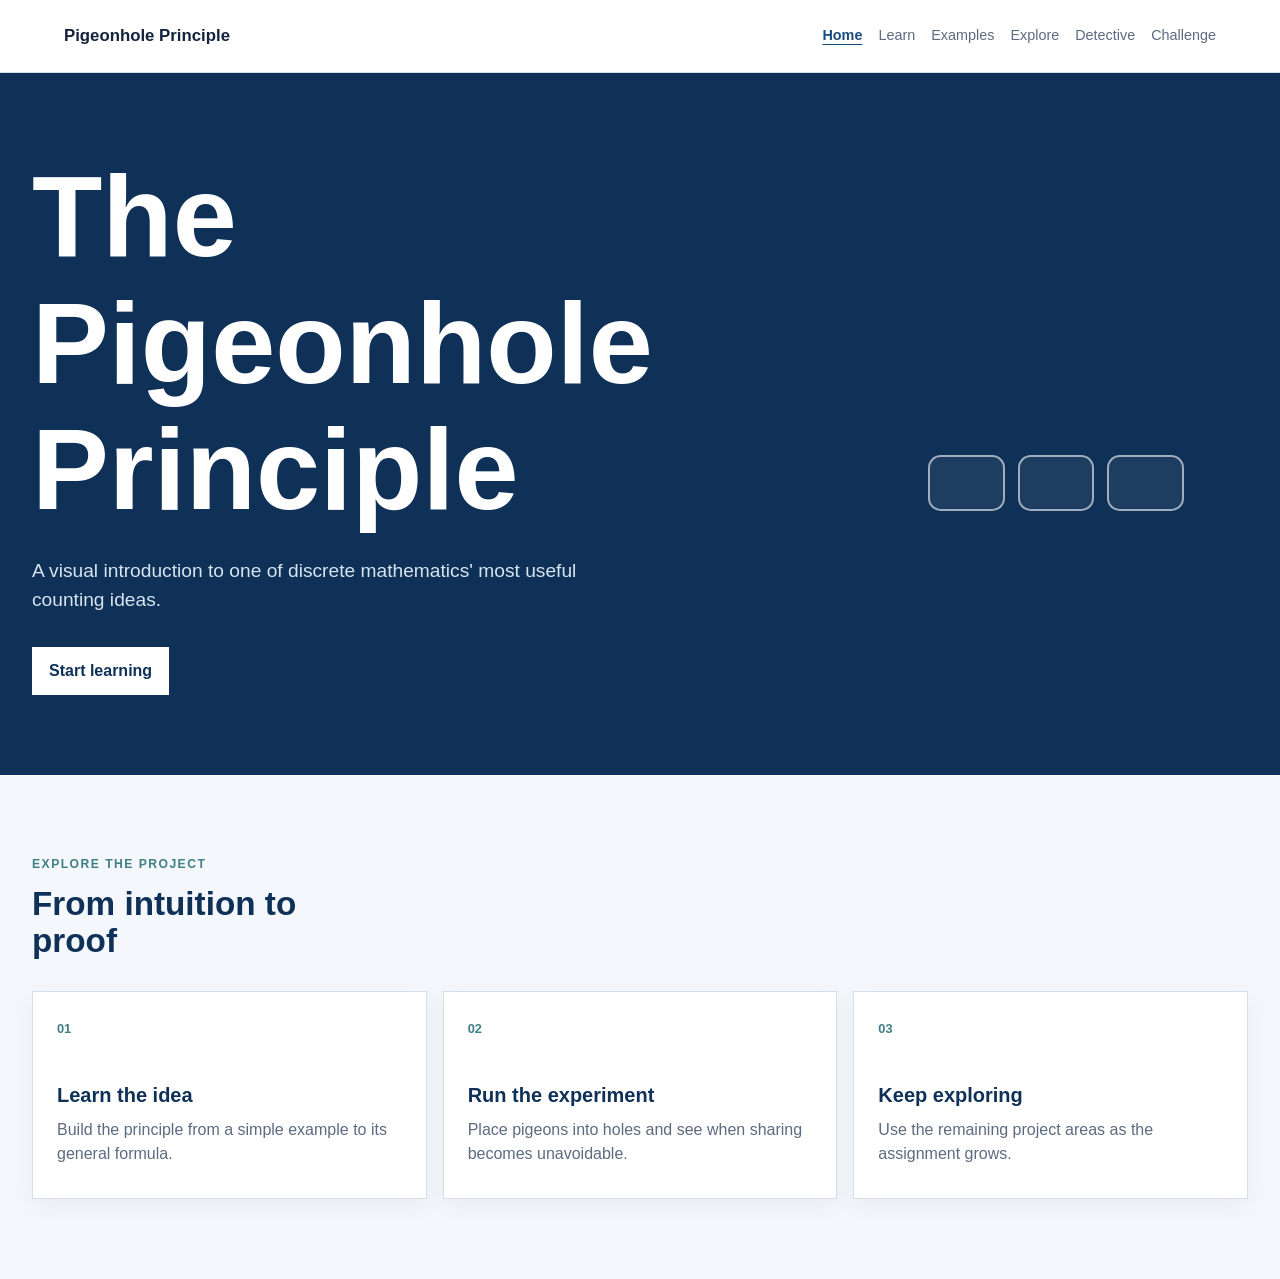
<file: index.html>
<!DOCTYPE html>
<html lang="en">
<head>
  <meta charset="UTF-8">
  <meta name="viewport" content="width=device-width, initial-scale=1.0">
  <meta name="description" content="An interactive learning experience about the Pigeonhole Principle.">
  <title>Pigeonhole Principle | DMS Mathematics</title>
  <link rel="stylesheet" href="styles.css">
  <script src="script.js" defer></script>
</head>
<body>
  <header class="site-header">
    <div class="site-header__inner">
      <a class="site-title" href="index.html">Pigeonhole Principle</a>
      <nav class="site-nav" aria-label="Main navigation">
        <a href="index.html" aria-current="page">Home</a>
        <a href="learn.html">Learn</a>
        <a href="examples.html">Examples</a>
        <a href="explore.html">Explore</a>
        <a href="detective.html">Detective</a>
        <a href="challenge.html">Challenge</a>
      </nav>
    </div>
  </header>

  <main>
    <section class="home-hero" aria-labelledby="home-heading">
      <div class="content-width home-hero__content">
        <div class="home-hero__inner">
          <div class="home-hero__copy">
            <h1 id="home-heading">The Pigeonhole Principle</h1>
            <p class="home-hero__lead">A visual introduction to one of discrete mathematics' most useful counting ideas.</p>
            <a class="button button--primary" href="learn.html">Start learning</a>
          </div>

          <div class="home-hero__visual" aria-hidden="true">
            <div class="hero-lab">
              <span class="hero-object hero-object--1"></span>
              <span class="hero-object hero-object--2"></span>
              <span class="hero-object hero-object--3"></span>
              <span class="hero-object hero-object--4"></span>

              <span class="hero-hole hero-hole--1"></span>
              <span class="hero-hole hero-hole--2"></span>
              <span class="hero-hole hero-hole--3"></span>
            </div>
          </div>
        </div>
      </div>
    </section>

    <section class="home-overview" aria-labelledby="overview-heading">
      <div class="content-width">
        <p class="eyebrow">Explore the project</p>
        <h2 id="overview-heading">From intuition to proof</h2>
        <div class="overview-grid">
          <a class="overview-card" href="learn.html">
            <span class="card-number">01</span>
            <h3>Learn the idea</h3>
            <p>Build the principle from a simple example to its general formula.</p>
          </a>
          <a class="overview-card" href="experiment.html">
            <span class="card-number">02</span>
            <h3>Run the experiment</h3>
            <p>Place pigeons into holes and see when sharing becomes unavoidable.</p>
          </a>
          <a class="overview-card" href="detective.html">
            <span class="card-number">03</span>
            <h3>Keep exploring</h3>
            <p>Use the remaining project areas as the assignment grows.</p>
          </a>
        </div>
      </div>
    </section>
  </main>
</body>
</html>
</file>
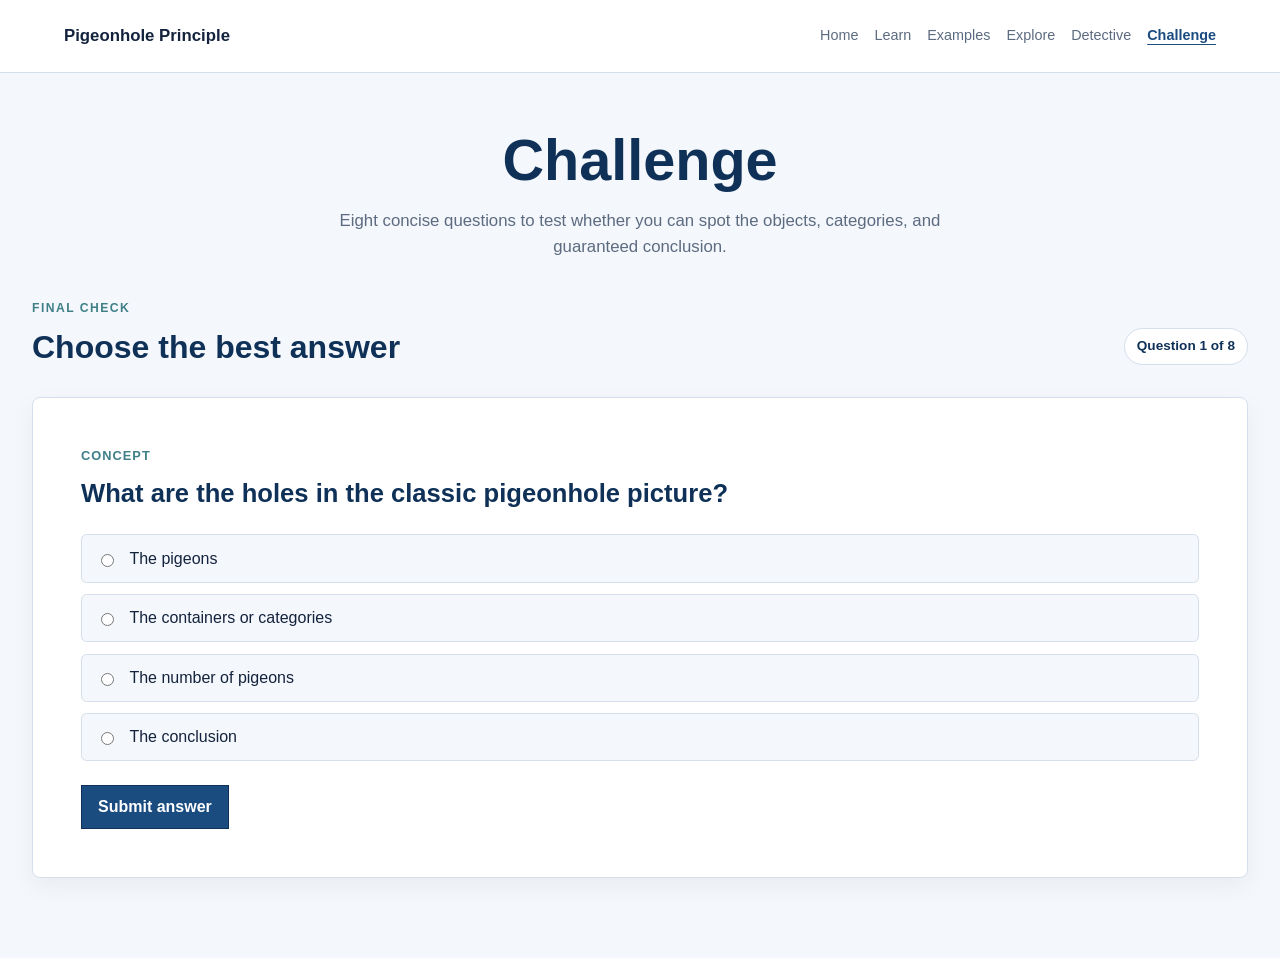
<file: challenge.html>
<!DOCTYPE html>
<html lang="en">
<head>
  <meta charset="UTF-8">
  <meta name="viewport" content="width=device-width, initial-scale=1.0">
  <title>Challenge | Pigeonhole Principle</title>
  <link rel="stylesheet" href="styles.css">
</head>
<body>
  <header class="site-header">
    <div class="site-header__inner">
      <a class="site-title" href="index.html">Pigeonhole Principle</a>
      <nav class="site-nav" aria-label="Main navigation">
        <a href="index.html">Home</a>
        <a href="learn.html">Learn</a>
        <a href="examples.html">Examples</a>
        <a href="explore.html">Explore</a>
        <a href="detective.html">Detective</a>
        <a href="challenge.html" aria-current="page">Challenge</a>
      </nav>
    </div>
  </header>
  <main class="content-page">
    <section class="page-heading content-width" aria-labelledby="challenge-heading">
      <!-- <p class="eyebrow">06 / Knowledge check</p> -->
      <h1 id="challenge-heading">Challenge</h1>
      <p class="page-heading__lead">Eight concise questions to test whether you can spot the objects, categories, and guaranteed conclusion.</p>
    </section>

    <section class="content-width challenge-app" data-challenge-app aria-labelledby="challenge-app-heading">
      <div class="activity-topline">
        <div>
          <p class="card-kicker">Final check</p>
          <h2 id="challenge-app-heading">Choose the best answer</h2>
        </div>
        <p class="progress-pill" data-challenge-progress>Question 1 of 8</p>
      </div>
      <article class="challenge-card">
        <p class="scenario-label" data-challenge-category></p>
        <h3 data-challenge-question></h3>
        <div class="quiz-options" data-challenge-options></div>
        <button class="action-button action-button--primary" type="button" data-challenge-submit>Submit answer</button>
        <div class="feedback-panel" data-challenge-feedback aria-live="polite" hidden></div>
        <button class="action-button" type="button" data-challenge-next hidden>Next question</button>
      </article>
      <div class="challenge-finish" data-challenge-finish hidden>
        <p class="card-kicker">Quiz complete</p>
        <h2>You scored <span data-challenge-score>0</span> out of 8.</h2>
        <p data-challenge-message></p>
        <button class="action-button action-button--primary" type="button" data-challenge-restart>Try again</button>
      </div>
    </section>
  </main>
  <script src="script.js" defer></script>
</body>
</html>
</file>
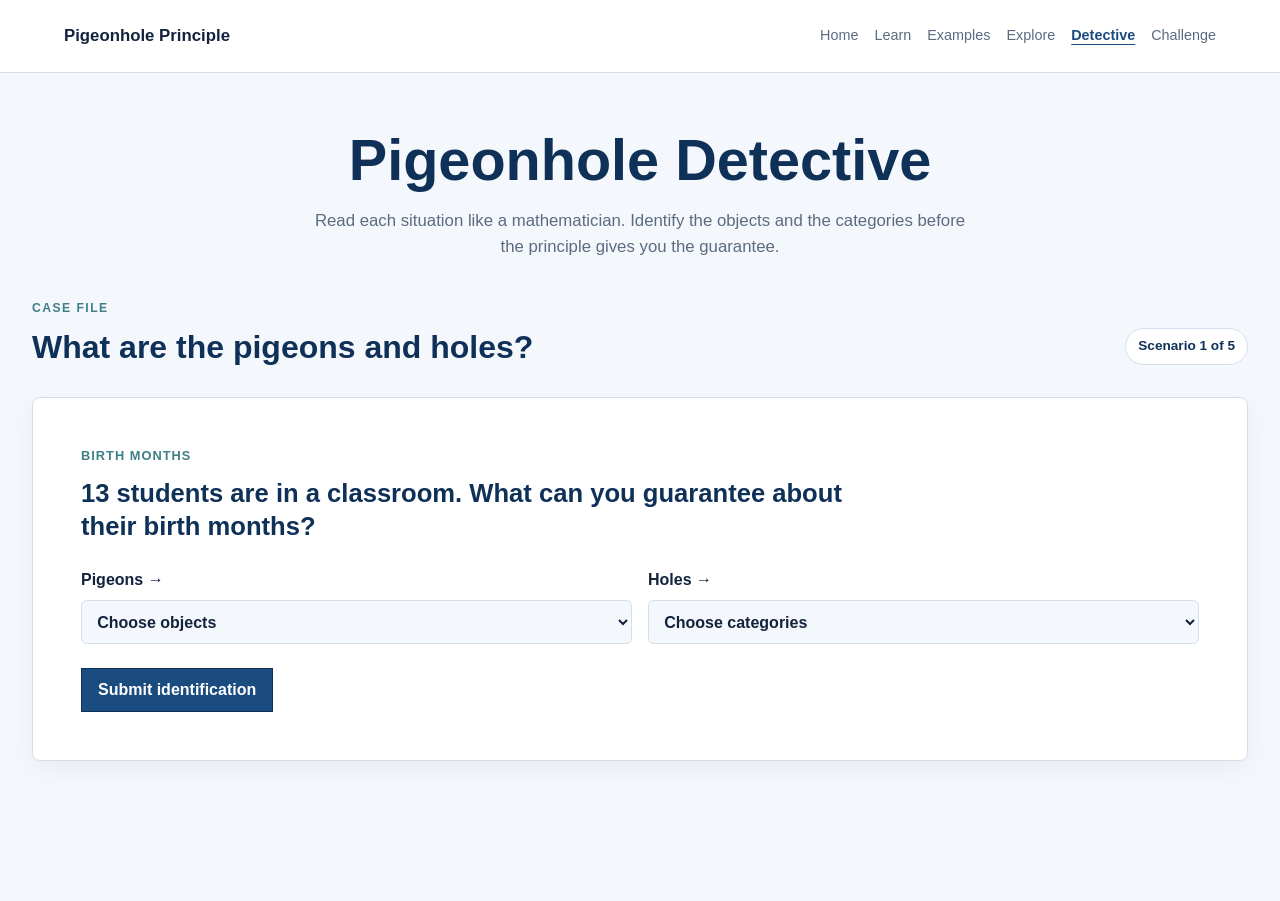
<file: detective.html>
<!DOCTYPE html>
<html lang="en">
<head>
  <meta charset="UTF-8">
  <meta name="viewport" content="width=device-width, initial-scale=1.0">
  <title>Detective | Pigeonhole Principle</title>
  <link rel="stylesheet" href="styles.css">
</head>
<body>
  <header class="site-header">
    <div class="site-header__inner">
      <a class="site-title" href="index.html">Pigeonhole Principle</a>
      <nav class="site-nav" aria-label="Main navigation">
        <a href="index.html">Home</a>
        <a href="learn.html">Learn</a>
        <a href="examples.html">Examples</a>
        <a href="explore.html">Explore</a>
        <a href="detective.html" aria-current="page">Detective</a>
        <a href="challenge.html">Challenge</a>
      </nav>
    </div>
  </header>
  <main class="content-page">
    <section class="page-heading content-width" aria-labelledby="detective-heading">
      <!-- <p class="eyebrow">04 / Deduction lab</p> -->
      <h1 id="detective-heading">Pigeonhole Detective</h1>
      <p class="page-heading__lead">Read each situation like a mathematician. Identify the objects and the categories before the principle gives you the guarantee.</p>
    </section>

    <section class="content-width detective-app" data-detective-app aria-labelledby="detective-app-heading">
      <div class="activity-topline">
        <div>
          <p class="card-kicker">Case file</p>
          <h2 id="detective-app-heading">What are the pigeons and holes?</h2>
        </div>
        <p class="progress-pill" data-detective-progress>Scenario 1 of 5</p>
      </div>

      <article class="detective-card" aria-live="polite">
        <p class="scenario-label" data-detective-category>Birth months</p>
        <h3 data-detective-question></h3>
        <div class="detective-choices">
          <label class="select-field">
            <span>Pigeons &rarr;</span>
            <select data-detective-pigeons aria-label="Choose the pigeons">
              <option value="">Choose objects</option>
            </select>
          </label>
          <label class="select-field">
            <span>Holes &rarr;</span>
            <select data-detective-holes aria-label="Choose the holes">
              <option value="">Choose categories</option>
            </select>
          </label>
        </div>
        <button class="action-button action-button--primary" type="button" data-detective-submit>Submit identification</button>
        <div class="feedback-panel" data-detective-feedback aria-live="polite" hidden></div>
        <button class="action-button" type="button" data-detective-next hidden>Next scenario</button>
      </article>

      <div class="detective-finish" data-detective-finish hidden>
        <p class="card-kicker">Investigation complete</p>
        <h2>You identified <span data-detective-score>0</span> of 5 scenarios.</h2>
        <p data-detective-message></p>
        <button class="action-button action-button--primary" type="button" data-detective-restart>Try the scenarios again</button>
      </div>
    </section>
  </main>
  <script src="script.js" defer></script>
</body>
</html>
</file>
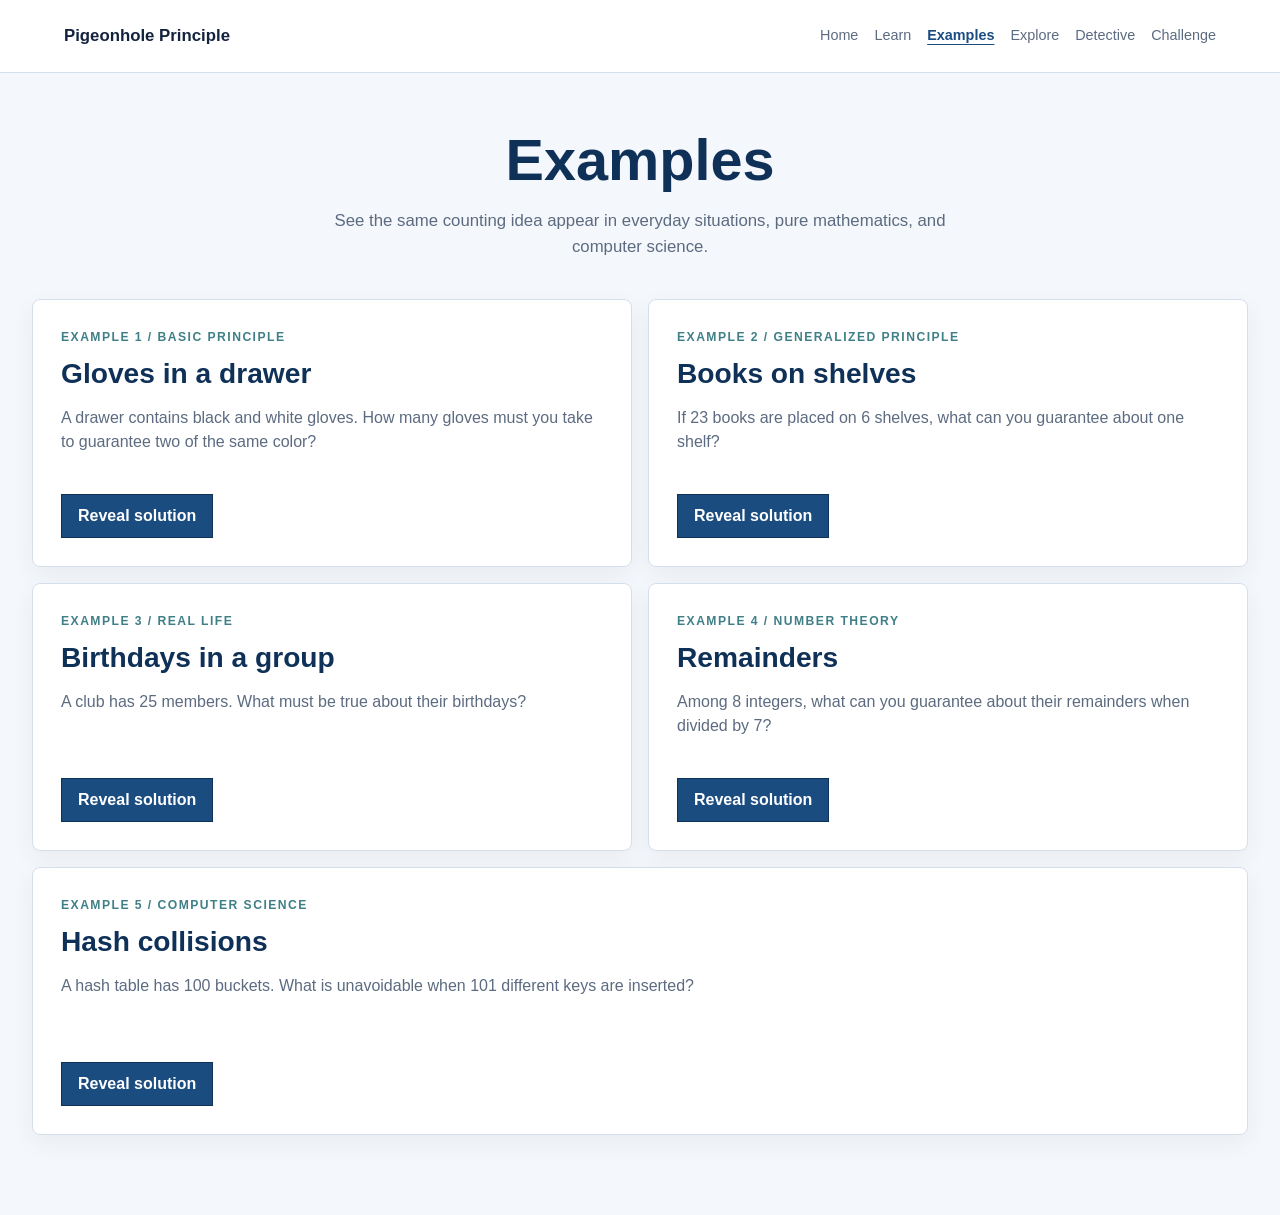
<file: examples.html>
<!DOCTYPE html>
<html lang="en">
<head>
  <meta charset="UTF-8">
  <meta name="viewport" content="width=device-width, initial-scale=1.0">
  <title>Examples | Pigeonhole Principle</title>
  <link rel="stylesheet" href="styles.css">
</head>
<body>
  <header class="site-header">
    <div class="site-header__inner">
      <a class="site-title" href="index.html">Pigeonhole Principle</a>
      <nav class="site-nav" aria-label="Main navigation">
        <a href="index.html">Home</a>
        <a href="learn.html">Learn</a>
        <a href="examples.html" aria-current="page">Examples</a>
        <a href="explore.html">Explore</a>
        <a href="detective.html">Detective</a>
        <a href="challenge.html">Challenge</a>
      </nav>
    </div>
  </header>
  <main class="content-page">
    <section class="page-heading content-width" aria-labelledby="examples-heading">
      <!-- <p class="eyebrow">05 / Worked examples</p> -->
      <h1 id="examples-heading">Examples</h1>
      <p class="page-heading__lead">See the same counting idea appear in everyday situations, pure mathematics, and computer science.</p>
    </section>

    <section class="content-width examples-grid" data-examples-app aria-label="Worked examples">
      <article class="example-card example-card--worked" data-example-card>
        <p class="card-kicker">Example 1 / Basic principle</p>
        <h2>Gloves in a drawer</h2>
        <p class="example-question">A drawer contains black and white gloves. How many gloves must you take to guarantee two of the same color?</p>
        <button class="action-button action-button--primary" type="button" data-reveal-example>Reveal solution</button>
        <div class="solution-panel" data-example-solution hidden>
          <p><strong>Pigeons:</strong> the gloves you take.</p>
          <p><strong>Holes:</strong> the 2 colors, black and white.</p>
          <p>With 3 gloves and 2 colors, the calculation is <strong>ceil(3 / 2) = 2</strong>.</p>
          <p class="conclusion">Therefore, 3 gloves guarantee two gloves of the same color.</p>
        </div>
      </article>

      <article class="example-card example-card--worked" data-example-card>
        <p class="card-kicker">Example 2 / Generalized principle</p>
        <h2>Books on shelves</h2>
        <p class="example-question">If 23 books are placed on 6 shelves, what can you guarantee about one shelf?</p>
        <button class="action-button action-button--primary" type="button" data-reveal-example>Reveal solution</button>
        <div class="solution-panel" data-example-solution hidden>
          <p><strong>Pigeons:</strong> 23 books.</p>
          <p><strong>Holes:</strong> 6 shelves.</p>
          <p>The generalized principle gives <strong>ceil(23 / 6) = 4</strong>.</p>
          <p class="conclusion">Therefore, at least one shelf contains 4 or more books.</p>
        </div>
      </article>

      <article class="example-card example-card--worked" data-example-card>
        <p class="card-kicker">Example 3 / Real life</p>
        <h2>Birthdays in a group</h2>
        <p class="example-question">A club has 25 members. What must be true about their birthdays?</p>
        <button class="action-button action-button--primary" type="button" data-reveal-example>Reveal solution</button>
        <div class="solution-panel" data-example-solution hidden>
          <p><strong>Pigeons:</strong> 25 members.</p>
          <p><strong>Holes:</strong> 12 months of the year.</p>
          <p>The calculation is <strong>ceil(25 / 12) = 3</strong>.</p>
          <p class="conclusion">Therefore, at least 3 members share a birth month.</p>
        </div>
      </article>

      <article class="example-card example-card--worked" data-example-card>
        <p class="card-kicker">Example 4 / Number theory</p>
        <h2>Remainders</h2>
        <p class="example-question">Among 8 integers, what can you guarantee about their remainders when divided by 7?</p>
        <button class="action-button action-button--primary" type="button" data-reveal-example>Reveal solution</button>
        <div class="solution-panel" data-example-solution hidden>
          <p><strong>Pigeons:</strong> the 8 integers.</p>
          <p><strong>Holes:</strong> the 7 possible remainders, 0 through 6.</p>
          <p>Since <strong>8 &gt; 7</strong>, two integers must have the same remainder.</p>
          <p class="conclusion">Therefore, their difference is divisible by 7.</p>
        </div>
      </article>

      <article class="example-card example-card--worked" data-example-card>
        <p class="card-kicker">Example 5 / Computer science</p>
        <h2>Hash collisions</h2>
        <p class="example-question">A hash table has 100 buckets. What is unavoidable when 101 different keys are inserted?</p>
        <button class="action-button action-button--primary" type="button" data-reveal-example>Reveal solution</button>
        <div class="solution-panel" data-example-solution hidden>
          <p><strong>Pigeons:</strong> the 101 keys.</p>
          <p><strong>Holes:</strong> the 100 hash buckets.</p>
          <p>There are more keys than buckets: <strong>101 &gt; 100</strong>.</p>
          <p class="conclusion">Therefore, at least two keys must hash to the same bucket: a collision.</p>
        </div>
      </article>
    </section>
  </main>
  <script src="script.js" defer></script>
</body>
</html>
</file>
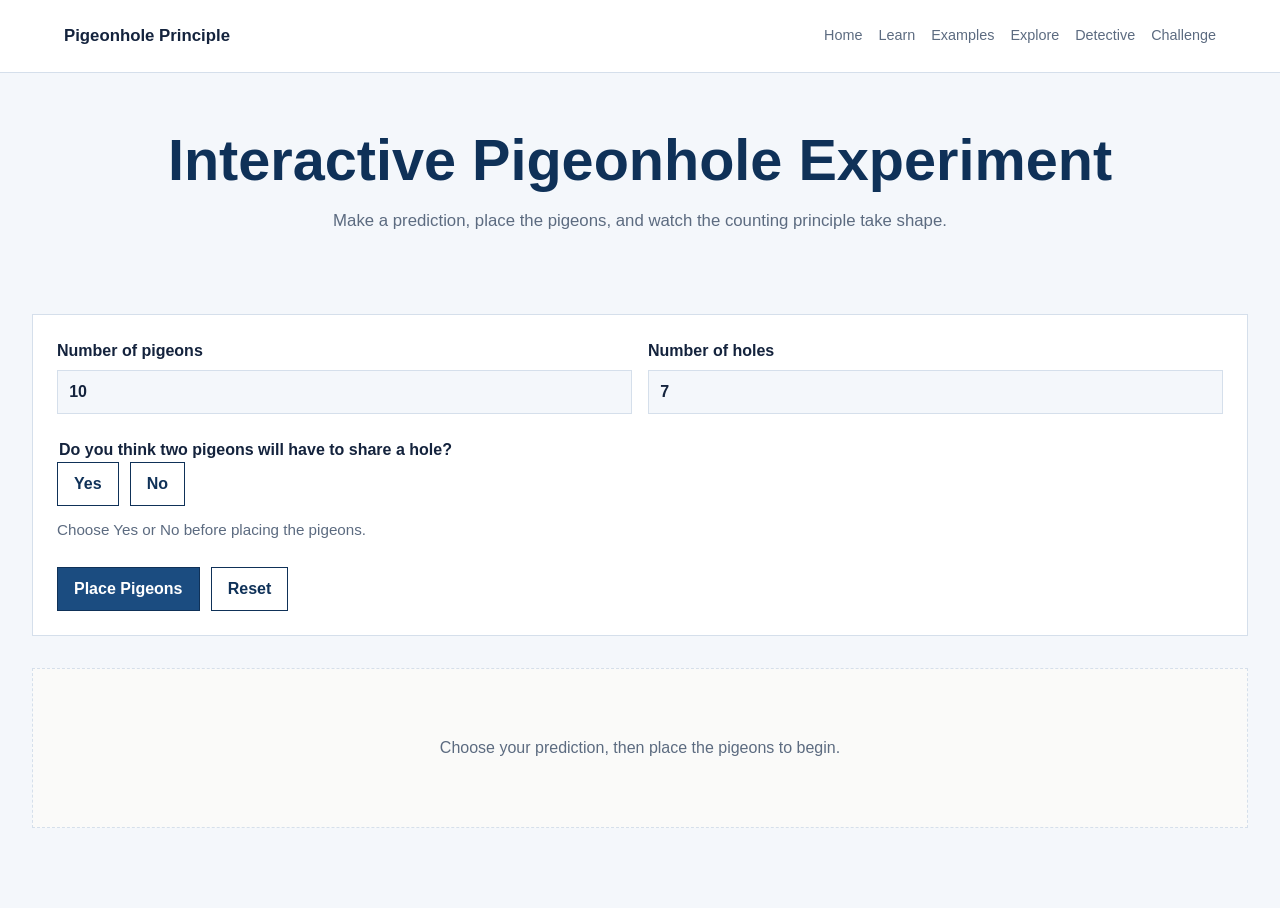
<file: experiment.html>
<!DOCTYPE html>
<html lang="en">
<head>
  <meta charset="UTF-8">
  <meta name="viewport" content="width=device-width, initial-scale=1.0">
  <meta name="description" content="Run an interactive simulation of the Pigeonhole Principle.">
  <title>Experiment | Pigeonhole Principle</title>
  <link rel="stylesheet" href="styles.css">
  <script src="script.js" defer></script>
</head>
<body>
  <header class="site-header">
    <div class="site-header__inner">
      <a class="site-title" href="index.html">Pigeonhole Principle</a>
      <nav class="site-nav" aria-label="Main navigation">
        <a href="index.html">Home</a>
        <a href="learn.html">Learn</a>
        <a href="examples.html">Examples</a>
        <a href="explore.html">Explore</a>
        <a href="detective.html">Detective</a>
        <a href="challenge.html">Challenge</a>
      </nav>
    </div>
  </header>

  <main class="content-page">
    <section class="page-heading content-width" aria-labelledby="experiment-heading">
      <!-- <p class="eyebrow">02 / Interactive laboratory</p> -->
      <h1 id="experiment-heading">Interactive Pigeonhole Experiment</h1>
      <p class="page-heading__lead">Make a prediction, place the pigeons, and watch the counting principle take shape.</p>
    </section>

    <section class="content-width experiment" data-experiment aria-label="Pigeonhole experiment">
      <form class="experiment-controls" data-experiment-form>
        <div class="experiment-inputs">
          <label for="pigeon-count">
            Number of pigeons
            <input id="pigeon-count" name="pigeons" type="number" min="1" max="60" value="10" required>
          </label>
          <label for="hole-count">
            Number of holes
            <input id="hole-count" name="holes" type="number" min="1" max="30" value="7" required>
          </label>
        </div>

        <fieldset class="prediction-panel">
          <legend>Do you think two pigeons will have to share a hole?</legend>
          <div class="prediction-options">
            <button class="choice-button" type="button" data-prediction="yes">Yes</button>
            <button class="choice-button" type="button" data-prediction="no">No</button>
          </div>
          <p class="prediction-status" data-prediction-status aria-live="polite">Choose Yes or No before placing the pigeons.</p>
        </fieldset>

        <div class="experiment-actions">
          <button class="action-button action-button--primary" type="submit">Place Pigeons</button>
          <button class="action-button" type="button" data-reset>Reset</button>
        </div>
      </form>

      <div class="experiment-board" aria-label="Pigeon and hole simulation" data-experiment-board>
        <p class="board-empty" data-board-empty>Choose your prediction, then place the pigeons to begin.</p>
      </div>

      <div class="experiment-result" data-experiment-result aria-live="polite" hidden></div>
    </section>
  </main>
</body>
</html>
</file>
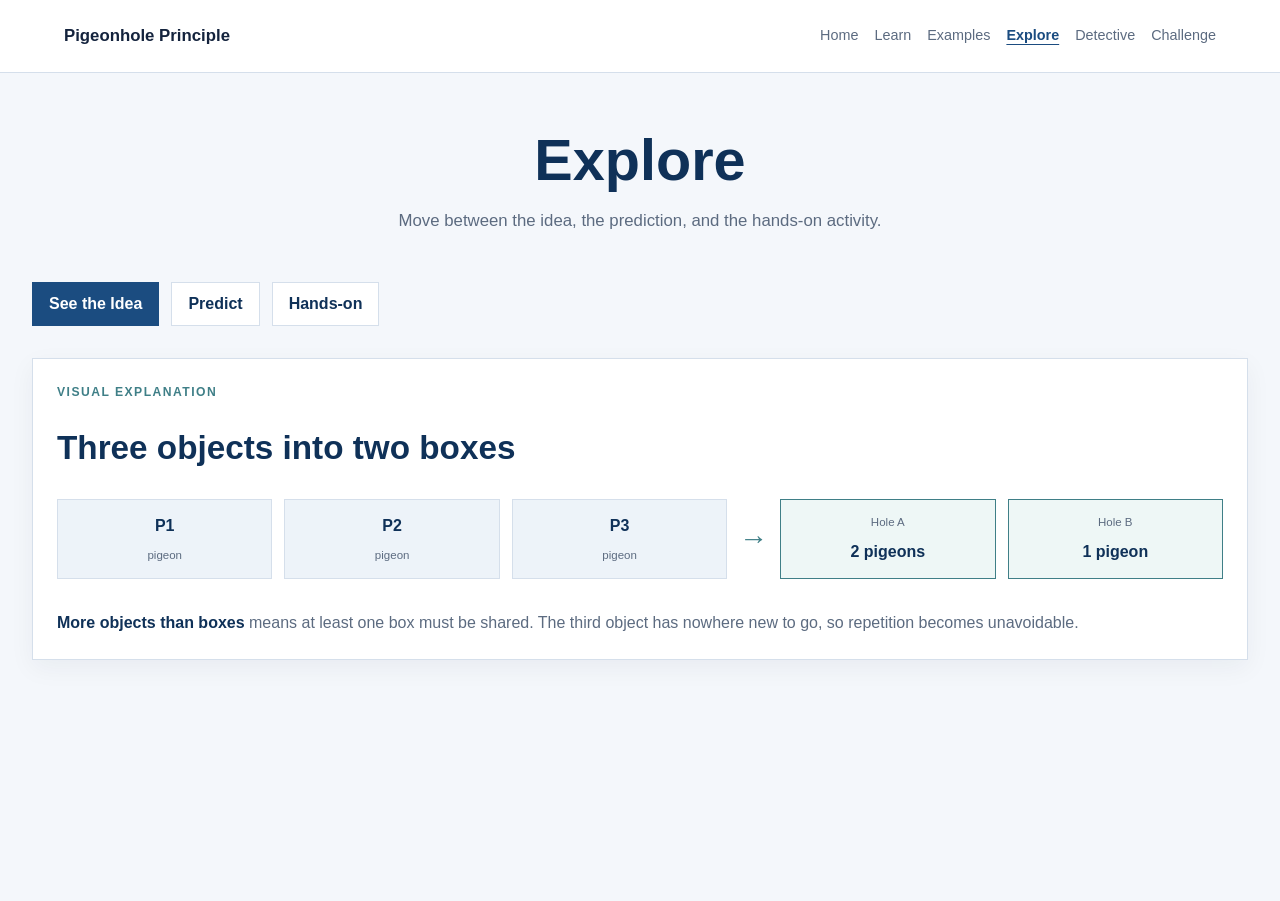
<file: explore.html>
<!DOCTYPE html>
<html lang="en">
<head>
  <meta charset="UTF-8">
  <meta name="viewport" content="width=device-width, initial-scale=1.0">
  <meta name="description" content="Explore the Pigeonhole Principle through visual, predictive, and hands-on activities.">
  <title>Explore | Pigeonhole Principle</title>
  <link rel="stylesheet" href="styles.css">
</head>
<body>
  <header class="site-header">
    <div class="site-header__inner">
      <a class="site-title" href="index.html">Pigeonhole Principle</a>
      <nav class="site-nav" aria-label="Main navigation">
        <a href="index.html">Home</a>
        <a href="learn.html">Learn</a>
        <a href="examples.html">Examples</a>
        <a href="explore.html" aria-current="page">Explore</a>
        <a href="detective.html">Detective</a>
        <a href="challenge.html">Challenge</a>
      </nav>
    </div>
  </header>

  <main class="content-page">
    <section class="page-heading content-width" aria-labelledby="explore-heading">
      <h1 id="explore-heading">Explore</h1>
      <p class="page-heading__lead">Move between the idea, the prediction, and the hands-on activity.</p>
    </section>

    <section class="content-width explore-layout" aria-label="Explore the Pigeonhole Principle">
      <div class="explore-tabs" role="tablist" aria-label="Explore modes">
        <button class="explore-tab is-active" type="button" role="tab" aria-selected="true" aria-controls="panel-idea" id="tab-idea" data-explore-tab="idea">See the Idea</button>
        <button class="explore-tab" type="button" role="tab" aria-selected="false" aria-controls="panel-predict" id="tab-predict" data-explore-tab="predict">Predict</button>
        <button class="explore-tab" type="button" role="tab" aria-selected="false" aria-controls="panel-hands-on" id="tab-hands-on" data-explore-tab="hands-on">Hands-on</button>
      </div>

      <section class="explore-panel is-active" id="panel-idea" role="tabpanel" aria-labelledby="tab-idea">
        <div class="explore-idea">
          <p class="card-kicker">Visual explanation</p>
          <h2>Three objects into two boxes</h2>
          <div class="explore-idea__visual" aria-label="Three pigeons assigned to two holes">
            <div class="explore-idea__object"><span>P1</span><small>pigeon</small></div>
            <div class="explore-idea__object"><span>P2</span><small>pigeon</small></div>
            <div class="explore-idea__object"><span>P3</span><small>pigeon</small></div>
            <div class="explore-idea__arrow" aria-hidden="true">→</div>
            <div class="explore-idea__box"><span>Hole A</span><strong>2 pigeons</strong></div>
            <div class="explore-idea__box"><span>Hole B</span><strong>1 pigeon</strong></div>
          </div>
          <p class="explore-idea__text"><strong>More objects than boxes</strong> means at least one box must be shared. The third object has nowhere new to go, so repetition becomes unavoidable.</p>
        </div>
      </section>

      <section class="explore-panel" id="panel-predict" role="tabpanel" aria-labelledby="tab-predict">
        <div data-experiment aria-label="Pigeonhole experiment" class="explore-embedded-experiment">
          <form class="experiment-controls" data-experiment-form>
            <div class="experiment-inputs">
              <label for="pigeon-count-explore">
                Number of pigeons
                <input id="pigeon-count-explore" name="pigeons" type="number" min="1" max="60" value="10" required>
              </label>
              <label for="hole-count-explore">
                Number of holes
                <input id="hole-count-explore" name="holes" type="number" min="1" max="30" value="7" required>
              </label>
            </div>

            <fieldset class="prediction-panel">
              <legend>Do you think two pigeons will have to share a hole?</legend>
              <div class="prediction-options">
                <button class="choice-button" type="button" data-prediction="yes">Yes</button>
                <button class="choice-button" type="button" data-prediction="no">No</button>
              </div>
              <p class="prediction-status" data-prediction-status aria-live="polite">Choose Yes or No before placing the pigeons.</p>
            </fieldset>

            <div class="experiment-actions">
              <button class="action-button action-button--primary" type="submit">Place Pigeons</button>
              <button class="action-button" type="button" data-reset>Reset</button>
            </div>
          </form>

          <div class="experiment-board" aria-label="Pigeon and hole simulation" data-experiment-board>
            <p class="board-empty" data-board-empty>Choose your prediction, then place the pigeons to begin.</p>
          </div>

          <div class="experiment-result" data-experiment-result aria-live="polite" hidden></div>
        </div>
      </section>

      <section class="explore-panel" id="panel-hands-on" role="tabpanel" aria-labelledby="tab-hands-on">
        <div data-laboratory aria-label="Pigeonhole laboratory simulation" class="explore-embedded-lab"></div>
      </section>
    </section>
  </main>

  <script>
    const tabs = document.querySelectorAll("[data-explore-tab]");
    const panels = document.querySelectorAll(".explore-panel");

    tabs.forEach((tab) => {
      tab.addEventListener("click", () => {
        const target = tab.dataset.exploreTab;

        tabs.forEach((button) => {
          const isActive = button === tab;
          button.classList.toggle("is-active", isActive);
          button.setAttribute("aria-selected", String(isActive));
        });

        panels.forEach((panel) => {
          const isActive = panel.id === `panel-${target}`;
          panel.classList.toggle("is-active", isActive);
        });
      });
    });

    const labRoot = document.querySelector("[data-laboratory]");
    if (labRoot) {
      labRoot.innerHTML = `
        <div class="laboratory-controls">
          <div class="laboratory-form">
            <label class="field-label" for="lab-object-count-explore">
              Number of Objects
              <input id="lab-object-count-explore" type="number" min="1" max="20" value="11" data-lab-objects>
            </label>

            <label class="field-label" for="lab-hole-count-explore">
              Number of Holes
              <input id="lab-hole-count-explore" type="number" min="1" max="10" value="5" data-lab-holes>
            </label>

            <div class="laboratory-actions">
              <button type="button" class="action-button action-button--primary" data-lab-apply>Apply setup</button>
              <button type="button" class="action-button" data-lab-reset>Reset</button>
              <button type="button" class="action-button" data-lab-new-challenge>New Challenge</button>
            </div>
          </div>

          <div class="laboratory-summary" aria-live="polite">
            <p class="card-kicker">Mathematical guarantee</p>
            <p class="lab-summary-line" data-lab-math></p>
            <p class="lab-summary-line lab-summary-line--muted" data-lab-current></p>
            <p class="lab-summary-line lab-summary-line--muted" data-lab-status></p>
          </div>
        </div>

        <div class="challenge-panel" data-lab-challenge hidden>
          <p class="card-kicker">Challenge mode</p>
          <h2>Can you beat the Pigeonhole Principle?</h2>
          <p data-lab-challenge-text></p>
        </div>

        <div class="lab-stage" aria-live="polite">
          <div class="lab-tray" data-lab-tray aria-label="Object tray"></div>
          <div class="lab-holes" data-lab-holes aria-label="Hole distribution board"></div>
        </div>

        <div class="lab-controls-row">
          <button type="button" class="action-button action-button--primary" data-lab-reveal>Reveal Mathematical Reason</button>
        </div>

        <div class="reasoning-panel" data-lab-reason hidden></div>
      `;
    }
  </script>
  <script src="script.js" defer></script>
</body>
</html>
</file>
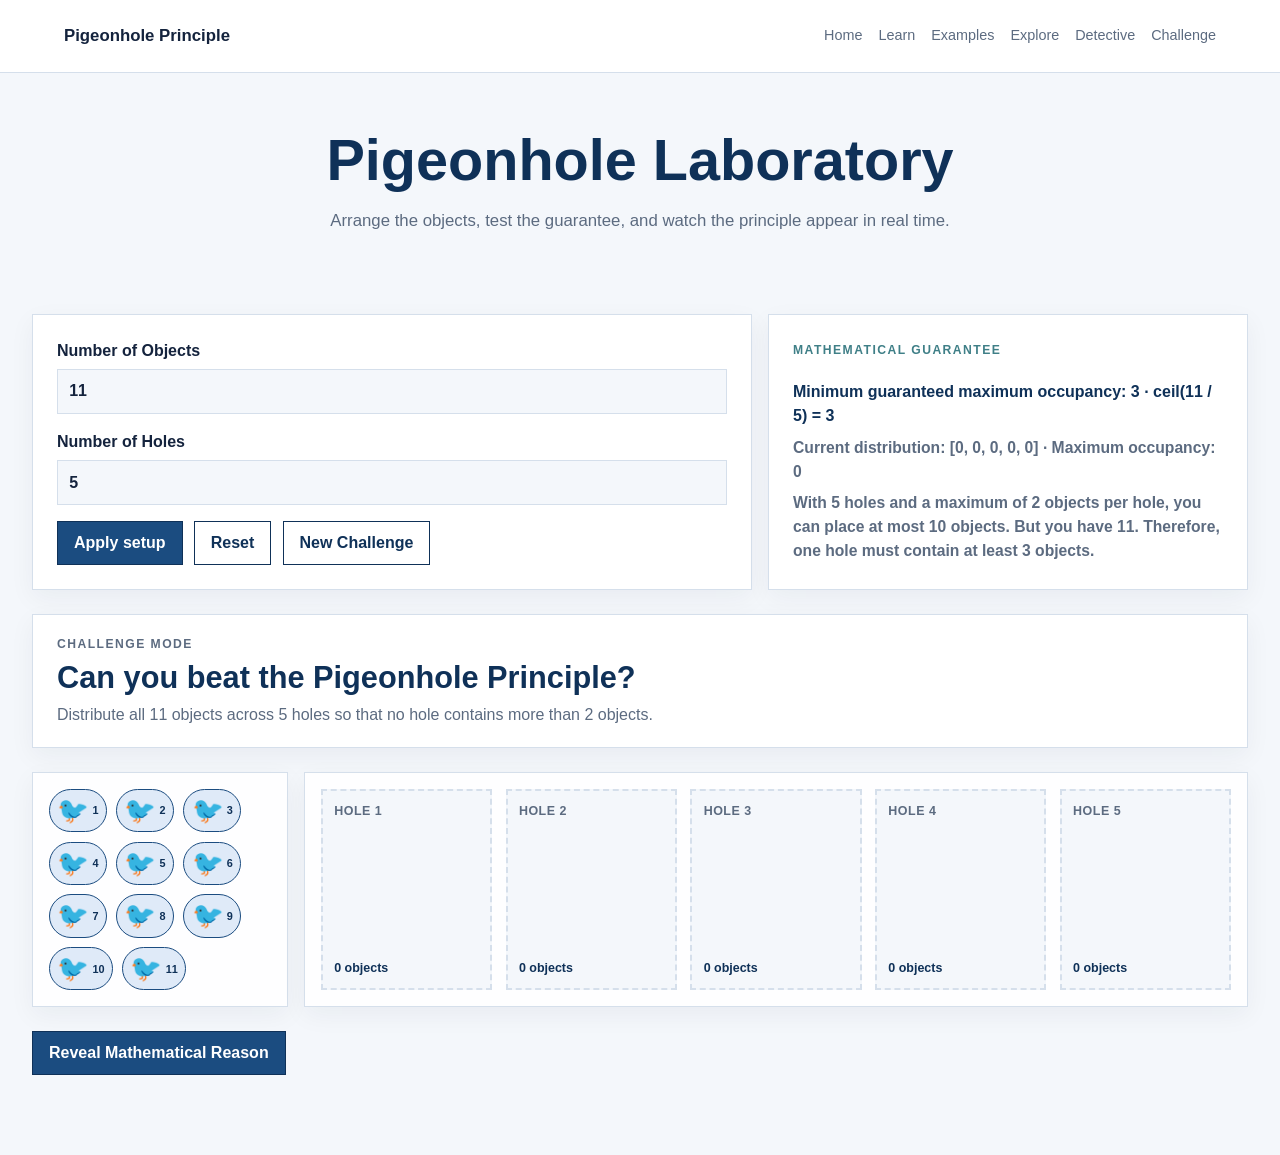
<file: laboratory.html>
<!DOCTYPE html>
<html lang="en">
<head>
  <meta charset="UTF-8">
  <meta name="viewport" content="width=device-width, initial-scale=1.0">
  <meta name="description" content="Interactive Pigeonhole Laboratory with drag-and-drop object distribution.">
  <title>Laboratory | Pigeonhole Principle</title>
  <link rel="stylesheet" href="styles.css">
  <script src="script.js" defer></script>
</head>
<body>
  <header class="site-header">
    <div class="site-header__inner">
      <a class="site-title" href="index.html">Pigeonhole Principle</a>
      <nav class="site-nav" aria-label="Main navigation">
        <a href="index.html">Home</a>
        <a href="learn.html">Learn</a>
        <a href="examples.html">Examples</a>
        <a href="explore.html">Explore</a>
        <a href="detective.html">Detective</a>
        <a href="challenge.html">Challenge</a>
      </nav>
    </div>
  </header>

  <main class="content-page">
    <section class="page-heading content-width" aria-labelledby="laboratory-heading">
      <!-- <p class="eyebrow">03 / Interactive laboratory</p> -->
      <h1 id="laboratory-heading">Pigeonhole Laboratory</h1>
      <p class="page-heading__lead">Arrange the objects, test the guarantee, and watch the principle appear in real time.</p>
    </section>

    <section class="content-width laboratory-app" data-laboratory aria-label="Pigeonhole laboratory simulation">
      <div class="laboratory-controls">
        <div class="laboratory-form">
          <label class="field-label" for="lab-object-count">
            Number of Objects
            <input id="lab-object-count" type="number" min="1" max="20" value="11" data-lab-objects>
          </label>

          <label class="field-label" for="lab-hole-count">
            Number of Holes
            <input id="lab-hole-count" type="number" min="1" max="10" value="5" data-lab-holes>
          </label>

          <div class="laboratory-actions">
            <button type="button" class="action-button action-button--primary" data-lab-apply>Apply setup</button>
            <button type="button" class="action-button" data-lab-reset>Reset</button>
            <button type="button" class="action-button" data-lab-new-challenge>New Challenge</button>
          </div>
        </div>

        <div class="laboratory-summary" aria-live="polite">
          <p class="card-kicker">Mathematical guarantee</p>
          <p class="lab-summary-line" data-lab-math></p>
          <p class="lab-summary-line lab-summary-line--muted" data-lab-current></p>
          <p class="lab-summary-line lab-summary-line--muted" data-lab-status></p>
        </div>
      </div>

      <div class="challenge-panel" data-lab-challenge hidden>
        <p class="card-kicker">Challenge mode</p>
        <h2>Can you beat the Pigeonhole Principle?</h2>
        <p data-lab-challenge-text></p>
      </div>

      <div class="lab-stage" aria-live="polite">
        <div class="lab-tray" data-lab-tray aria-label="Object tray"></div>
        <div class="lab-holes" data-lab-holes aria-label="Hole distribution board"></div>
      </div>

      <div class="lab-controls-row">
        <button type="button" class="action-button action-button--primary" data-lab-reveal>Reveal Mathematical Reason</button>
      </div>

      <div class="reasoning-panel" data-lab-reason hidden></div>
    </section>
  </main>
</body>
</html>
</file>
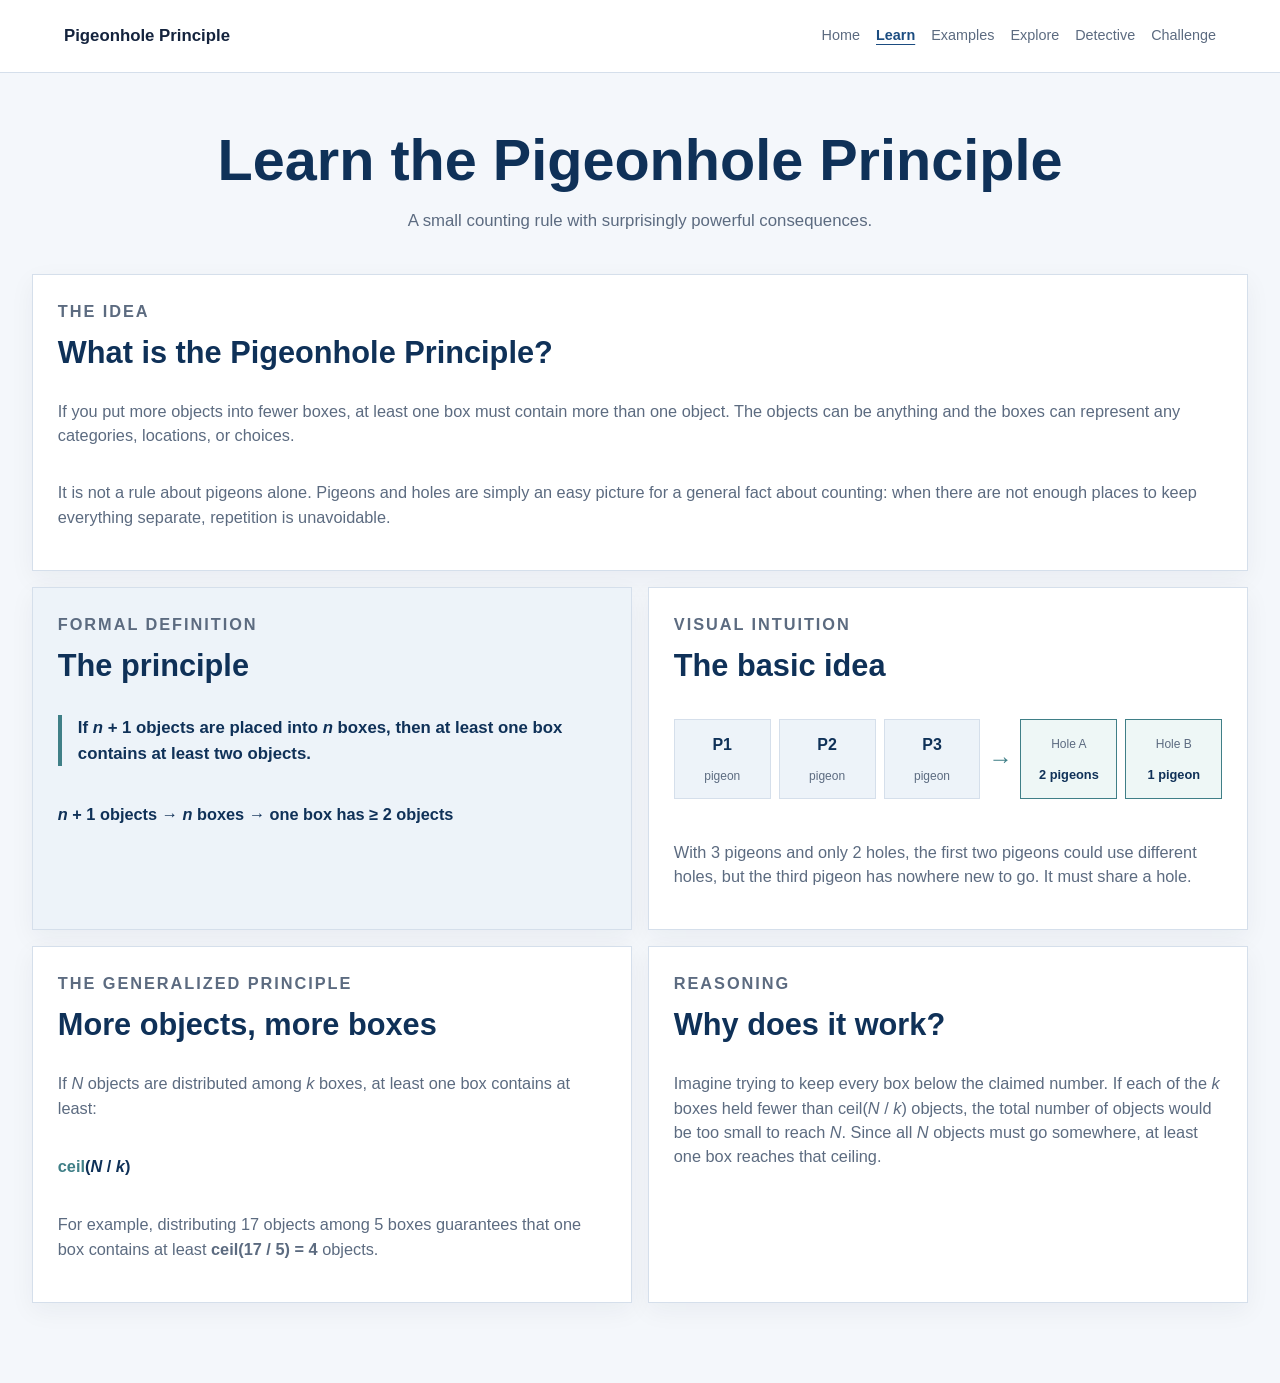
<file: learn.html>
<!DOCTYPE html>
<html lang="en">
<head>
  <meta charset="UTF-8">
  <meta name="viewport" content="width=device-width, initial-scale=1.0">
  <meta name="description" content="Learn the Pigeonhole Principle from intuition to its generalized form.">
  <title>Learn | Pigeonhole Principle</title>
  <link rel="stylesheet" href="styles.css">
</head>
<body>
  <header class="site-header">
    <div class="site-header__inner">
      <a class="site-title" href="index.html">Pigeonhole Principle</a>
      <nav class="site-nav" aria-label="Main navigation">
        <a href="index.html">Home</a>
        <a href="learn.html" aria-current="page">Learn</a>
        <a href="examples.html">Examples</a>
        <a href="explore.html">Explore</a>
        <a href="detective.html">Detective</a>
        <a href="challenge.html">Challenge</a>
      </nav>
    </div>
  </header>

  <main class="content-page">
    <section class="page-heading content-width" aria-labelledby="learn-heading">
      <!-- <p class="eyebrow">01 / Foundations</p> -->
      <h1 id="learn-heading">Learn the Pigeonhole Principle</h1>
      <p class="page-heading__lead">A small counting rule with surprisingly powerful consequences.</p>
    </section>

    <div class="content-width learn-layout">
      <article class="lesson-card lesson-card--wide" aria-labelledby="what-heading">
        <p class="card-kicker">The idea</p>
        <h2 id="what-heading">What is the Pigeonhole Principle?</h2>
        <p>If you put more objects into fewer boxes, at least one box must contain more than one object. The objects can be anything and the boxes can represent any categories, locations, or choices.</p>
        <p>It is not a rule about pigeons alone. Pigeons and holes are simply an easy picture for a general fact about counting: when there are not enough places to keep everything separate, repetition is unavoidable.</p>
      </article>

      <article class="lesson-card definition-card" aria-labelledby="definition-heading">
        <p class="card-kicker">Formal definition</p>
        <h2 id="definition-heading">The principle</h2>
        <blockquote>If <em>n</em> + 1 objects are placed into <em>n</em> boxes, then at least one box contains at least two objects.</blockquote>
        <p class="math-display"><em>n</em> + 1 objects &rarr; <em>n</em> boxes &rarr; one box has &ge; 2 objects</p>
      </article>

      <article class="lesson-card" aria-labelledby="basic-heading">
        <p class="card-kicker">Visual intuition</p>
        <h2 id="basic-heading">The basic idea</h2>
        <div class="idea-visual" aria-label="Three pigeons assigned to two holes">
          <div class="idea-object"><span>P1</span><small>pigeon</small></div>
          <div class="idea-object"><span>P2</span><small>pigeon</small></div>
          <div class="idea-object"><span>P3</span><small>pigeon</small></div>
          <div class="idea-arrow" aria-hidden="true">&rarr;</div>
          <div class="idea-box"><span>Hole A</span><strong>2 pigeons</strong></div>
          <div class="idea-box"><span>Hole B</span><strong>1 pigeon</strong></div>
        </div>
        <p>With 3 pigeons and only 2 holes, the first two pigeons could use different holes, but the third pigeon has nowhere new to go. It must share a hole.</p>
      </article>

      <article class="lesson-card" aria-labelledby="general-heading">
        <p class="card-kicker">The generalized principle</p>
        <h2 id="general-heading">More objects, more boxes</h2>
        <p>If <em>N</em> objects are distributed among <em>k</em> boxes, at least one box contains at least:</p>
        <p class="formula"><span>ceil</span>(<em>N</em> / <em>k</em>)</p>
        <p>For example, distributing 17 objects among 5 boxes guarantees that one box contains at least <strong>ceil(17 / 5) = 4</strong> objects.</p>
      </article>

      <article class="lesson-card explanation-card" aria-labelledby="why-heading">
        <p class="card-kicker">Reasoning</p>
        <h2 id="why-heading">Why does it work?</h2>
        <p>Imagine trying to keep every box below the claimed number. If each of the <em>k</em> boxes held fewer than ceil(<em>N</em> / <em>k</em>) objects, the total number of objects would be too small to reach <em>N</em>. Since all <em>N</em> objects must go somewhere, at least one box reaches that ceiling.</p>
      </article>

      <!-- <article class="lesson-card example-card lesson-card--wide" aria-labelledby="quick-heading">
        <p class="card-kicker">Quick example</p>
        <h2 id="quick-heading">13 students, 12 birth months</h2>
        <ul class="count-list">
          <li><strong>Objects:</strong> 13 students</li>
          <li><strong>Boxes:</strong> 12 months</li>
          <li><strong>Conclusion:</strong> at least 2 students share a birth month</li>
        </ul>
        <details class="try-example">
          <summary>Try this example</summary>
          <p>Could every student have a different birth month? No. There are only 12 months for 13 students, so the thirteenth student must share a month with someone else.</p>
        </details>
      </article> -->
    </div>
  </main>
</body>
</html>
</file>
<file: styles.css>
:root {
  --color-ink: #14233d;
  --color-muted: #5c6b80;
  --color-paper: #f4f7fb;
  --color-surface: #ffffff;
  --color-accent: #1b4c80;
  --color-accent-dark: #0f3158;
  --color-secondary: #3f7f87;
  --color-line: #d5dfeb;
  --content-width: 72rem;
}

* {
  box-sizing: border-box;
}

html {
  scroll-behavior: smooth;
}

body {
  margin: 0;
  color: var(--color-ink);
  background: var(--color-paper);
  font-family: "Trebuchet MS", Arial, sans-serif;
  line-height: 1.5;
}

.site-header {
  position: sticky;
  top: 0;
  z-index: 10;
  border-bottom: 1px solid var(--color-line);
  background: rgb(255 255 255 / 96%);
  backdrop-filter: blur(0.75rem);
}

.site-header__inner {
  display: flex;
  align-items: center;
  justify-content: space-between;
  gap: 2rem;
  width: min(100% - 2rem, var(--content-width));
  min-height: 4.5rem;
  margin: 0 auto;
}

.site-title {
  color: var(--color-ink);
  font-size: 1.05rem;
  font-weight: 700;
  text-decoration: none;
  white-space: nowrap;
}

.site-nav {
  display: flex;
  flex-wrap: wrap;
  justify-content: flex-end;
  gap: 0.35rem 1rem;
}

.site-nav a {
  color: var(--color-muted);
  font-size: 0.9rem;
  text-decoration: none;
}

.site-nav a:hover,
.site-nav a:focus-visible,
.site-nav a[aria-current="page"] {
  color: var(--color-accent);
  font-weight: 700;
  text-decoration: underline;
  text-underline-offset: 0.25rem;
}

.page-section {
  display: grid;
  align-items: center;
  min-height: 30rem;
  border-bottom: 1px solid var(--color-line);
}

.page-section--intro {
  min-height: calc(100vh - 4.5rem);
  background: var(--color-accent);
  color: var(--color-surface);
}

.section-content {
  width: min(100% - 2rem, var(--content-width));
  margin: 0 auto;
  padding: 4rem 0;
}

.section-label {
  margin: 0 0 0.75rem;
  color: inherit;
  font-size: 0.78rem;
  font-weight: 700;
  letter-spacing: 0.12em;
  text-transform: uppercase;
}

h1,
h2 {
  margin: 0;
  line-height: 1.1;
}

h1 {
  max-width: 12ch;
  font-size: clamp(3rem, 8vw, 7rem);
}

h2 {
  color: var(--color-accent-dark);
  font-size: clamp(1.5rem, 2.6vw, 2.2rem);
}

.content-width {
  width: min(100% - 2rem, 76rem);
  margin: 0 auto;
}

.content-page {
  min-height: calc(100vh - 4.5rem);
  padding-bottom: 5rem;
}

.home-hero {
  display: grid;
  min-height: min(42rem, calc(100vh - 4.5rem));
  align-items: center;
  color: var(--color-surface);
  background: var(--color-accent-dark);
}

.home-hero__content {
  padding: 5rem 0;
}

.home-hero__inner {
  display: flex;
  align-items: center;
  justify-content: space-between;
  gap: 2.5rem;
}

.home-hero__copy {
  flex: 1 1 0;
}

.home-hero__visual {
  flex: 0 0 min(24rem, 35vw);
  display: flex;
  align-items: center;
  justify-content: center;
  min-height: 18rem;
}

.hero-lab {
  position: relative;
  width: min(100%, 20rem);
  height: 12.5rem;
  overflow: hidden;
}

.hero-object,
.hero-hole {
  position: absolute;
  display: block;
}

.hero-object {
  width: 1.7rem;
  height: 1.7rem;
  border: 2px solid rgb(255 255 255 / 80%);
  border-radius: 50%;
  background: rgb(255 255 255 / 92%);
  box-shadow: inset 0 0 0 2px rgb(168 200 224 / 90%);
  opacity: 0;
  z-index: 2;
}

.hero-hole {
  bottom: 0.8rem;
  width: 4.8rem;
  height: 3.5rem;
  border: 2px solid rgb(255 255 255 / 58%);
  border-radius: 0.8rem;
  background: rgb(255 255 255 / 6%);
}

.hero-hole--1 { left: 10%; }
.hero-hole--2 { left: 38%; }
.hero-hole--3 { left: 66%; }

.hero-object--1 {
  left: 0;
  top: 0.5rem;
  animation: hero-object-one 9s ease-in-out infinite;
}

.hero-object--2 {
  left: 0;
  top: 0.8rem;
  animation: hero-object-two 9s ease-in-out infinite;
}

.hero-object--3 {
  left: 0;
  top: 0.3rem;
  animation: hero-object-three 9s ease-in-out infinite;
}

.hero-object--4 {
  left: 0;
  top: 0.7rem;
  animation: hero-object-four 9s ease-in-out infinite;
}

@keyframes hero-object-one {
  0%, 12% {
    opacity: 0;
    transform: translate(0.5rem, -4rem) scale(0.7);
  }
  22%, 38% {
    opacity: 1;
    transform: translate(2.7rem, 0.4rem) scale(1);
  }
  46%, 58% {
    opacity: 1;
    transform: translate(2.9rem, 7.8rem) scale(1);
  }
  62%, 68% {
    opacity: 1;
    transform: translate(3.1rem, 7.8rem) scale(1);
  }
  100% {
    opacity: 0;
    transform: translate(0.5rem, -4rem) scale(0.7);
  }
}

@keyframes hero-object-two {
  0%, 18% {
    opacity: 0;
    transform: translate(0.5rem, -4.3rem) scale(0.7);
  }
  28%, 44% {
    opacity: 1;
    transform: translate(8.4rem, 0.3rem) scale(1);
  }
  50%, 60% {
    opacity: 1;
    transform: translate(8.6rem, 7.6rem) scale(1);
  }
  64%, 70% {
    opacity: 1;
    transform: translate(8.6rem, 7.6rem) scale(1);
  }
  100% {
    opacity: 0;
    transform: translate(0.5rem, -4.3rem) scale(0.7);
  }
}

@keyframes hero-object-three {
  0%, 22% {
    opacity: 0;
    transform: translate(0.5rem, -4.6rem) scale(0.7);
  }
  32%, 48% {
    opacity: 1;
    transform: translate(14.8rem, 0.1rem) scale(1);
  }
  54%, 62% {
    opacity: 1;
    transform: translate(15rem, 7.6rem) scale(1);
  }
  66%, 72% {
    opacity: 1;
    transform: translate(15rem, 7.6rem) scale(1);
  }
  100% {
    opacity: 0;
    transform: translate(0.5rem, -4.6rem) scale(0.7);
  }
}

@keyframes hero-object-four {
  0%, 24% {
    opacity: 0;
    transform: translate(0.5rem, -4.2rem) scale(0.7);
  }
  34%, 50% {
    opacity: 1;
    transform: translate(2.1rem, 0.8rem) scale(1);
  }
  56%, 60% {
    opacity: 1;
    transform: translate(2.3rem, 7.9rem) scale(1);
  }
  64%, 70% {
    opacity: 1;
    transform: translate(2.3rem, 7.9rem) scale(1);
  }
  100% {
    opacity: 0;
    transform: translate(0.5rem, -4.2rem) scale(0.7);
  }
}

@media (prefers-reduced-motion: reduce) {
  .hero-object--1,
  .hero-object--2,
  .hero-object--3,
  .hero-object--4 {
    animation: none;
    opacity: 1;
    transform: none;
  }
}

.eyebrow,
.card-kicker {
  margin: 0 0 0.8rem;
  color: var(--color-secondary);
  font-size: 0.76rem;
  font-weight: 700;
  letter-spacing: 0.12em;
  text-transform: uppercase;
}

.home-hero .eyebrow {
  color: #b9d4e6;
}

.home-hero h1 {
  max-width: 10ch;
  font-size: clamp(3.5rem, 9vw, 7.5rem);
}

.home-hero__lead {
  max-width: 38rem;
  margin: 1.5rem 0 2rem;
  color: #d7e4ef;
  font-size: 1.2rem;
}

.button {
  display: inline-block;
  padding: 0.7rem 1rem;
  border: 1px solid transparent;
  font-weight: 700;
  text-decoration: none;
}

.button--primary {
  color: var(--color-accent-dark);
  background: var(--color-surface);
}

.button--primary:hover,
.button--primary:focus-visible {
  color: var(--color-surface);
  border-color: var(--color-surface);
  background: transparent;
}

.home-overview {
  padding: 5rem 0;
}

.home-overview h2 {
  max-width: 16ch;
  margin-bottom: 2rem;
}

.overview-grid {
  display: grid;
  grid-template-columns: repeat(3, minmax(0, 1fr));
  gap: 1rem;
}

.overview-card,
.lesson-card {
  border: 1px solid var(--color-line);
  background: var(--color-surface);
  box-shadow: 0 0.5rem 1.5rem rgb(20 35 61 / 5%);
}

.overview-card {
  display: block;
  min-height: 13rem;
  padding: 1.5rem;
  color: inherit;
  text-decoration: none;
  transition: border-color 160ms ease, transform 160ms ease;
}

.overview-card:hover,
.overview-card:focus-visible {
  border-color: var(--color-secondary);
  transform: translateY(-0.2rem);
}

.card-number {
  color: var(--color-secondary);
  font-size: 0.8rem;
  font-weight: 700;
}

.overview-card h3 {
  margin: 2.5rem 0 0.45rem;
  color: var(--color-accent-dark);
  font-size: 1.25rem;
}

.overview-card p {
  margin: 0;
  color: var(--color-muted);
}

.page-heading {
  display: flex;
  flex-direction: column;
  align-items: center;
  padding: 3.5rem 0 2.5rem;
  text-align: center;
}

.page-heading h1 {
  max-width: none;
  color: var(--color-accent-dark);
  font-size: clamp(2.4rem, 5vw, 3.6rem);
  white-space: nowrap;
}

.page-heading__lead {
  max-width: 42rem;
  margin: 1rem auto 0;
  color: var(--color-muted);
  font-size: 1.05rem;
}

.learn-layout {
  display: grid;
  grid-template-columns: 1fr 1fr;
  gap: 1rem;
  align-items: stretch;
}

.lesson-card {
  display: flex;
  flex-direction: column;
  height: 100%;
  padding: 1.5rem 1.55rem;
}

.lesson-card--wide {
  grid-column: 1 / -1;
}

.lesson-card h2 {
  margin-bottom: 0.8rem;
  font-size: clamp(1.45rem, 2.4vw, 2.1rem);
}

.lesson-card p {
  color: var(--color-muted);
  font-size: 1.02rem;
}

.definition-card {
  background: #edf3f9;
}

blockquote {
  margin: 1.25rem 0;
  padding-left: 1rem;
  border-left: 4px solid var(--color-secondary);
  color: var(--color-accent-dark);
  font-size: 1.05rem;
  font-weight: 700;
}

.math-display,
.formula {
  color: var(--color-accent-dark) !important;
  font-size: 1.15rem;
  font-weight: 700;
}

.formula {
  margin: 1.1rem 0;
  font-size: 1.8rem;
}

.formula span {
  color: var(--color-secondary);
}

.idea-visual {
  display: grid;
  grid-template-columns: repeat(3, 1fr) auto repeat(2, 1fr);
  align-items: center;
  gap: 0.5rem;
  margin: 1.5rem 0;
}

.idea-object,
.idea-box {
  display: grid;
  min-height: 5rem;
  place-items: center;
  padding: 0.5rem;
  border: 1px solid var(--color-line);
  text-align: center;
}

.idea-object {
  color: var(--color-accent-dark);
  background: #edf3f9;
}

.idea-object span {
  font-weight: 700;
}

.idea-object small,
.idea-box span {
  color: var(--color-muted);
  font-size: 0.75rem;
}

.idea-box {
  border-color: var(--color-secondary);
  background: #eef7f6;
}

.idea-box strong {
  color: var(--color-accent-dark);
  font-size: 0.8rem;
}

.idea-arrow {
  color: var(--color-secondary);
  font-size: 1.5rem;
  text-align: center;
}

.count-list {
  display: grid;
  gap: 0.65rem;
  margin: 1.5rem 0;
  padding-left: 1.25rem;
  color: var(--color-muted);
}

.try-example {
  margin-top: 1.5rem;
  border-top: 1px solid var(--color-line);
  padding-top: 1rem;
}

.try-example summary {
  color: var(--color-accent);
  cursor: pointer;
  font-weight: 700;
}

.try-example p {
  margin-bottom: 0;
}

.detective-app,
.challenge-app,
.examples-grid {
  display: grid;
  gap: 1rem;
}

.activity-topline {
  display: flex;
  align-items: end;
  justify-content: space-between;
  gap: 1rem;
  margin-bottom: 1rem;
}

.activity-topline h2 {
  margin: 0;
  font-size: clamp(1.45rem, 2.5vw, 2rem);
}

.progress-pill {
  flex: 0 0 auto;
  margin: 0;
  padding: 0.45rem 0.75rem;
  border: 1px solid var(--color-line);
  border-radius: 999px;
  color: var(--color-accent-dark);
  background: var(--color-surface);
  font-size: 0.85rem;
  font-weight: 700;
}

.detective-card,
.challenge-card,
.detective-finish,
.challenge-finish,
.example-card {
  border: 1px solid var(--color-line);
  border-radius: 0.5rem;
  background: var(--color-surface);
  box-shadow: 0 0.5rem 1.5rem rgb(20 35 61 / 5%);
}

.detective-card,
.challenge-card,
.detective-finish,
.challenge-finish {
  padding: clamp(1.5rem, 4vw, 3rem);
}

.scenario-label {
  margin: 0 0 0.75rem;
  color: var(--color-secondary);
  font-size: 0.8rem;
  font-weight: 700;
  letter-spacing: 0.08em;
  text-transform: uppercase;
}

.detective-card h3,
.challenge-card h3 {
  max-width: 48rem;
  margin: 0 0 1.5rem;
  color: var(--color-accent-dark);
  font-size: clamp(1.2rem, 2vw, 1.7rem);
  line-height: 1.3;
}

.detective-choices {
  display: grid;
  grid-template-columns: repeat(2, minmax(0, 1fr));
  gap: 1rem;
  margin-bottom: 1.5rem;
}

.select-field {
  display: grid;
  gap: 0.5rem;
  color: var(--color-ink);
  font-weight: 700;
}

.select-field select {
  min-height: 2.8rem;
  padding: 0.55rem 0.7rem;
  border: 1px solid var(--color-line);
  border-radius: 0.35rem;
  color: var(--color-ink);
  background: var(--color-paper);
  font: inherit;
}

.feedback-panel,
.solution-panel {
  margin-top: 1.25rem;
  padding: 1rem 1.15rem;
  border-left: 4px solid var(--color-secondary);
  border-radius: 0.25rem;
  color: var(--color-muted);
  background: #eef7f6;
}

.feedback-panel p,
.solution-panel p {
  margin: 0.5rem 0 0;
}

.feedback-panel--correct {
  border-color: var(--color-secondary);
  background: #eef7f6;
}

.feedback-panel--incorrect {
  border-color: #a45b52;
  background: #faf0ee;
}

.feedback-panel--notice {
  border-color: var(--color-accent);
  background: #edf3f9;
}

.detective-card [data-detective-next],
.challenge-card [data-challenge-next] {
  margin-top: 1rem;
}

.detective-finish,
.challenge-finish {
  text-align: center;
}

.detective-finish h2,
.challenge-finish h2 {
  margin-bottom: 1rem;
  font-size: clamp(1.8rem, 4vw, 3rem);
}

.detective-finish > p:not(.card-kicker),
.challenge-finish > p:not(.card-kicker) {
  max-width: 38rem;
  margin: 0 auto 1.5rem;
  color: var(--color-muted);
}

.examples-grid {
  grid-template-columns: repeat(2, minmax(0, 1fr));
}

.example-card {
  padding: 1.75rem;
}

.example-card:last-child {
  grid-column: 1 / -1;
}

.example-card h2 {
  margin-bottom: 0.8rem;
  font-size: clamp(1.35rem, 2.2vw, 1.9rem);
}

.example-question {
  min-height: 4.5rem;
  color: var(--color-muted);
}

.solution-panel {
  color: var(--color-ink);
}

.solution-panel .conclusion {
  color: var(--color-accent-dark);
  font-weight: 700;
}

.quiz-options {
  display: grid;
  gap: 0.7rem;
  margin-bottom: 1.5rem;
}

.quiz-option {
  display: flex;
  align-items: center;
  gap: 0.75rem;
  min-height: 3rem;
  padding: 0.7rem 0.9rem;
  border: 1px solid var(--color-line);
  border-radius: 0.35rem;
  color: var(--color-ink);
  background: var(--color-paper);
  cursor: pointer;
}

.quiz-option:has(input:checked) {
  border-color: var(--color-accent);
  background: #edf3f9;
}

.quiz-option--answer {
  border-color: var(--color-secondary);
  background: #eef7f6;
}

.quiz-option input {
  accent-color: var(--color-accent);
}

.experiment {
  display: grid;
  gap: 2rem;
  margin-top: 2.5rem;
}

.experiment-controls {
  display: grid;
  gap: 1.5rem;
  padding: 1.5rem;
  border: 1px solid var(--color-line);
  background: var(--color-surface);
}

.experiment-inputs {
  display: grid;
  grid-template-columns: repeat(2, minmax(0, 1fr));
  gap: 1rem;
}

.experiment label,
.prediction-panel legend {
  color: var(--color-ink);
  font-weight: 700;
}

.experiment label {
  display: grid;
  gap: 0.45rem;
}

.experiment input {
  width: 100%;
  min-height: 2.75rem;
  padding: 0.5rem 0.7rem;
  border: 1px solid var(--color-line);
  color: var(--color-ink);
  background: var(--color-paper);
  font: inherit;
  font-size: 1rem;
}

.prediction-panel {
  display: grid;
  gap: 0.8rem;
  margin: 0;
  padding: 0;
  border: 0;
}

.prediction-options,
.experiment-actions {
  display: flex;
  flex-wrap: wrap;
  gap: 0.7rem;
}

.choice-button,
.action-button {
  min-height: 2.75rem;
  padding: 0.55rem 1rem;
  border: 1px solid var(--color-accent-dark);
  color: var(--color-accent-dark);
  background: transparent;
  font: inherit;
  font-weight: 700;
  cursor: pointer;
}

.choice-button:hover,
.choice-button:focus-visible,
.action-button:hover,
.action-button:focus-visible,
.choice-button.is-selected {
  color: var(--color-surface);
  background: var(--color-accent-dark);
}

.choice-button:disabled {
  cursor: default;
  opacity: 0.6;
}

.action-button--primary {
  color: var(--color-surface);
  background: var(--color-accent);
}

.action-button--primary:hover,
.action-button--primary:focus-visible {
  background: var(--color-accent-dark);
}

.prediction-status {
  min-height: 1.5rem;
  margin: 0;
  color: var(--color-muted);
  font-size: 0.95rem;
}

.experiment-board {
  display: grid;
  grid-template-columns: repeat(auto-fit, minmax(8.5rem, 1fr));
  gap: 1rem;
  min-height: 10rem;
  padding: 1rem;
  border: 1px dashed var(--color-line);
  background: rgb(255 253 248 / 58%);
}

.board-empty {
  align-self: center;
  grid-column: 1 / -1;
  margin: 0;
  color: var(--color-muted);
  text-align: center;
}

.hole-box {
  display: flex;
  min-height: 7rem;
  flex-direction: column;
  gap: 0.6rem;
  padding: 0.75rem;
  border: 2px solid var(--color-line);
  background: var(--color-paper);
}

.hole-box--crowded {
  border-color: var(--color-secondary);
  background: #e7f0f8;
}

.hole-label {
  color: var(--color-muted);
  font-size: 0.9rem;
  font-weight: 700;
}

.pigeon-list {
  display: flex;
  flex-wrap: wrap;
  align-content: flex-start;
  gap: 0.35rem;
}

.pigeon {
  display: grid;
  width: 2.25rem;
  aspect-ratio: 1;
  place-items: center;
  border: 2px solid var(--color-accent);
  border-radius: 50%;
  color: var(--color-accent-dark);
  background: #dbe9f5;
  font-size: 0.75rem;
  font-weight: 700;
  opacity: 0;
  animation: pigeon-arrive 520ms cubic-bezier(0.2, 0.8, 0.2, 1) forwards;
}

.hole-count {
  margin-top: auto;
  color: var(--color-muted);
  font-size: 0.85rem;
}

.experiment-result {
  padding: 1.25rem 1.5rem;
  border-left: 4px solid var(--color-accent);
  background: var(--color-surface);
}

.experiment-result p {
  margin: 0.35rem 0 0;
}

.experiment-result p:first-child {
  margin-top: 0;
  font-size: 1.2rem;
  font-weight: 700;
}

.laboratory-app {
  display: grid;
  gap: 1.5rem;
  margin-top: 2.5rem;
}

.laboratory-controls {
  display: grid;
  grid-template-columns: minmax(0, 1.5fr) minmax(0, 1fr);
  gap: 1rem;
  align-items: stretch;
}

.laboratory-form,
.laboratory-summary,
.challenge-panel,
.reasoning-panel {
  border: 1px solid var(--color-line);
  background: var(--color-surface);
  box-shadow: 0 0.5rem 1.5rem rgb(20 35 61 / 5%);
}

.laboratory-form {
  display: grid;
  gap: 1rem;
  padding: 1.5rem;
}

.field-label {
  display: grid;
  gap: 0.4rem;
  color: var(--color-ink);
  font-weight: 700;
}

.field-label input {
  width: 100%;
  min-height: 2.8rem;
  padding: 0.5rem 0.7rem;
  border: 1px solid var(--color-line);
  color: var(--color-ink);
  background: var(--color-paper);
  font: inherit;
}

.laboratory-actions {
  display: flex;
  flex-wrap: wrap;
  gap: 0.7rem;
}

.laboratory-summary {
  display: grid;
  align-content: center;
  gap: 0.5rem;
  padding: 1.5rem;
}

.lab-summary-line {
  margin: 0;
  color: var(--color-accent-dark);
  font-size: 1rem;
  font-weight: 700;
}

.lab-summary-line--muted {
  color: var(--color-muted);
  font-size: 0.98rem;
  font-weight: 600;
}

.challenge-panel {
  display: grid;
  gap: 0.5rem;
  padding: 1.25rem 1.5rem;
}

.challenge-panel h2 {
  margin: 0;
  font-size: clamp(1.45rem, 2.4vw, 2rem);
}

.challenge-panel p {
  margin: 0;
  color: var(--color-muted);
}

.lab-stage {
  display: grid;
  grid-template-columns: minmax(12rem, 16rem) minmax(0, 1fr);
  gap: 1rem;
}

.lab-tray,
.lab-holes {
  border: 1px solid var(--color-line);
  background: rgb(255 255 255 / 90%);
  box-shadow: 0 0.5rem 1.5rem rgb(20 35 61 / 5%);
}

.lab-tray {
  display: flex;
  flex-wrap: wrap;
  align-content: flex-start;
  min-height: 12rem;
  gap: 0.6rem;
  padding: 1rem;
}

.lab-holes {
  display: grid;
  grid-template-columns: repeat(auto-fit, minmax(7.5rem, 1fr));
  gap: 0.85rem;
  min-height: 12rem;
  padding: 1rem;
}

.lab-hole {
  display: flex;
  width: 100%;
  min-height: 9.5rem;
  flex-direction: column;
  gap: 0.5rem;
  padding: 0.7rem;
  border: 2px dashed var(--color-line);
  background: var(--color-paper);
  transition: border-color 180ms ease, background 180ms ease, transform 180ms ease;
}

.lab-hole--threshold {
  border-style: solid;
  border-color: var(--color-secondary);
  background: #edf8f7;
  transform: translateY(-0.1rem);
}

.lab-hole-title {
  color: var(--color-muted);
  font-size: 0.78rem;
  font-weight: 700;
  letter-spacing: 0.04em;
  text-transform: uppercase;
}

.lab-hole-items {
  display: flex;
  flex-wrap: wrap;
  align-content: flex-start;
  gap: 0.35rem;
  min-height: 3.2rem;
}

.lab-hole-count {
  margin-top: auto;
  color: var(--color-accent-dark);
  font-size: 0.78rem;
  font-weight: 700;
}

.lab-object {
  display: inline-flex;
  align-items: center;
  justify-content: center;
  gap: 0.2rem;
  min-width: 2.7rem;
  min-height: 2.7rem;
  padding: 0.3rem 0.45rem;
  border: 1px solid var(--color-accent);
  border-radius: 999px;
  background: #dfeaf8;
  color: var(--color-accent-dark);
  font: inherit;
  cursor: grab;
  transform: translateY(0);
  transition: transform 160ms ease, box-shadow 160ms ease;
  user-select: none;
}

.lab-object.is-selected {
  border-color: var(--color-secondary);
  box-shadow: 0 0 0 0.2rem rgb(63 127 135 / 18%);
}

.lab-object:hover,
.lab-object:focus-visible {
  transform: translateY(-0.1rem);
  box-shadow: 0 0.3rem 0.8rem rgb(27 76 128 / 15%);
}

.lab-object:active {
  cursor: grabbing;
}

.lab-object-icon {
  font-size: 1.6rem;
  line-height: 1;
}

.lab-object-number {
  font-size: 0.68rem;
  font-weight: 700;
}

.lab-drag-ghost {
  position: fixed;
  z-index: 30;
  display: inline-flex;
  align-items: center;
  justify-content: center;
  min-width: 2.8rem;
  min-height: 2.8rem;
  padding: 0.3rem 0.5rem;
  border: 1px solid var(--color-accent);
  border-radius: 999px;
  background: #dfeaf8;
  box-shadow: 0 0.8rem 1.5rem rgb(20 35 61 / 18%);
  pointer-events: none;
  user-select: none;
}

.lab-controls-row {
  display: flex;
  justify-content: flex-start;
}

.reasoning-panel {
  padding: 1.25rem 1.5rem;
}

.reasoning-panel[hidden] {
  display: none;
}

.reasoning-steps {
  display: grid;
  gap: 0.7rem;
}

.reasoning-step {
  opacity: 0;
  transform: translateY(0.5rem);
  animation: reveal-step 0.4s ease forwards;
  color: var(--color-muted);
}

.explore-layout {
  display: grid;
  gap: 1rem;
  margin-top: 0.5rem;
}

.explore-tabs {
  display: flex;
  flex-wrap: wrap;
  gap: 0.75rem;
  margin-bottom: 1rem;
}

.explore-tab {
  min-height: 2.8rem;
  padding: 0.55rem 1rem;
  border: 1px solid var(--color-line);
  background: var(--color-surface);
  color: var(--color-accent-dark);
  font: inherit;
  font-weight: 700;
  cursor: pointer;
}

.explore-tab.is-active {
  border-color: var(--color-accent);
  background: var(--color-accent);
  color: var(--color-surface);
}

.explore-panel {
  display: none;
  width: 100%;
}

.explore-panel.is-active {
  display: block;
}

.explore-idea {
  display: grid;
  gap: 1rem;
  padding: 1.5rem;
  border: 1px solid var(--color-line);
  background: var(--color-surface);
  box-shadow: 0 0.5rem 1.5rem rgb(20 35 61 / 5%);
}

.explore-idea__visual {
  display: grid;
  grid-template-columns: repeat(3, minmax(0, 1fr)) auto repeat(2, minmax(0, 1fr));
  gap: 0.75rem;
  align-items: center;
  padding: 1rem 0;
}

.explore-idea__object,
.explore-idea__box {
  display: grid;
  place-items: center;
  min-height: 5rem;
  padding: 0.6rem;
  border: 1px solid var(--color-line);
  background: var(--color-paper);
  text-align: center;
}

.explore-idea__object {
  background: #edf3f9;
}

.explore-idea__box {
  border-color: var(--color-secondary);
  background: #eef7f6;
}

.explore-idea__object span,
.explore-idea__box strong {
  color: var(--color-accent-dark);
  font-weight: 700;
}

.explore-idea__object small,
.explore-idea__box span {
  color: var(--color-muted);
  font-size: 0.72rem;
}

.explore-idea__arrow {
  color: var(--color-secondary);
  font-size: 1.8rem;
  text-align: center;
}

.explore-idea__text {
  margin: 0;
  color: var(--color-muted);
}

.explore-idea__text strong {
  color: var(--color-accent-dark);
}

.reasoning-step strong,
.reasoning-step em {
  color: var(--color-accent-dark);
}

.reasoning-step:nth-child(2) { animation-delay: 120ms; }
.reasoning-step:nth-child(3) { animation-delay: 240ms; }
.reasoning-step:nth-child(4) { animation-delay: 360ms; }
.reasoning-step:nth-child(5) { animation-delay: 480ms; }

@keyframes reveal-step {
  to {
    opacity: 1;
    transform: translateY(0);
  }
}

@keyframes pigeon-arrive {
  from {
    opacity: 0;
    transform: translateY(-1.8rem) scale(0.7);
  }

  to {
    opacity: 1;
    transform: translateY(0) scale(1);
  }
}

@media (max-width: 48rem) {
  .site-header__inner {
    align-items: flex-start;
    flex-direction: column;
    gap: 0.75rem;
    padding: 1rem 0;
  }

  .site-nav {
    justify-content: flex-start;
  }

  .page-section--intro {
    min-height: calc(100vh - 8rem);
  }

  .experiment-inputs {
    grid-template-columns: 1fr;
  }

  .overview-grid,
  .learn-layout {
    grid-template-columns: 1fr;
  }

  .activity-topline {
    align-items: flex-start;
    flex-direction: column;
  }

  .laboratory-controls,
  .lab-stage {
    grid-template-columns: 1fr;
  }

  .detective-choices,
  .examples-grid {
    grid-template-columns: 1fr;
  }

  .example-card:last-child {
    grid-column: auto;
  }

  .idea-visual {
    grid-template-columns: repeat(3, 1fr);
  }

  .idea-arrow {
    grid-column: 1 / -1;
    transform: rotate(90deg);
  }

  .idea-box {
    grid-row: 3;
  }
}
</file>
